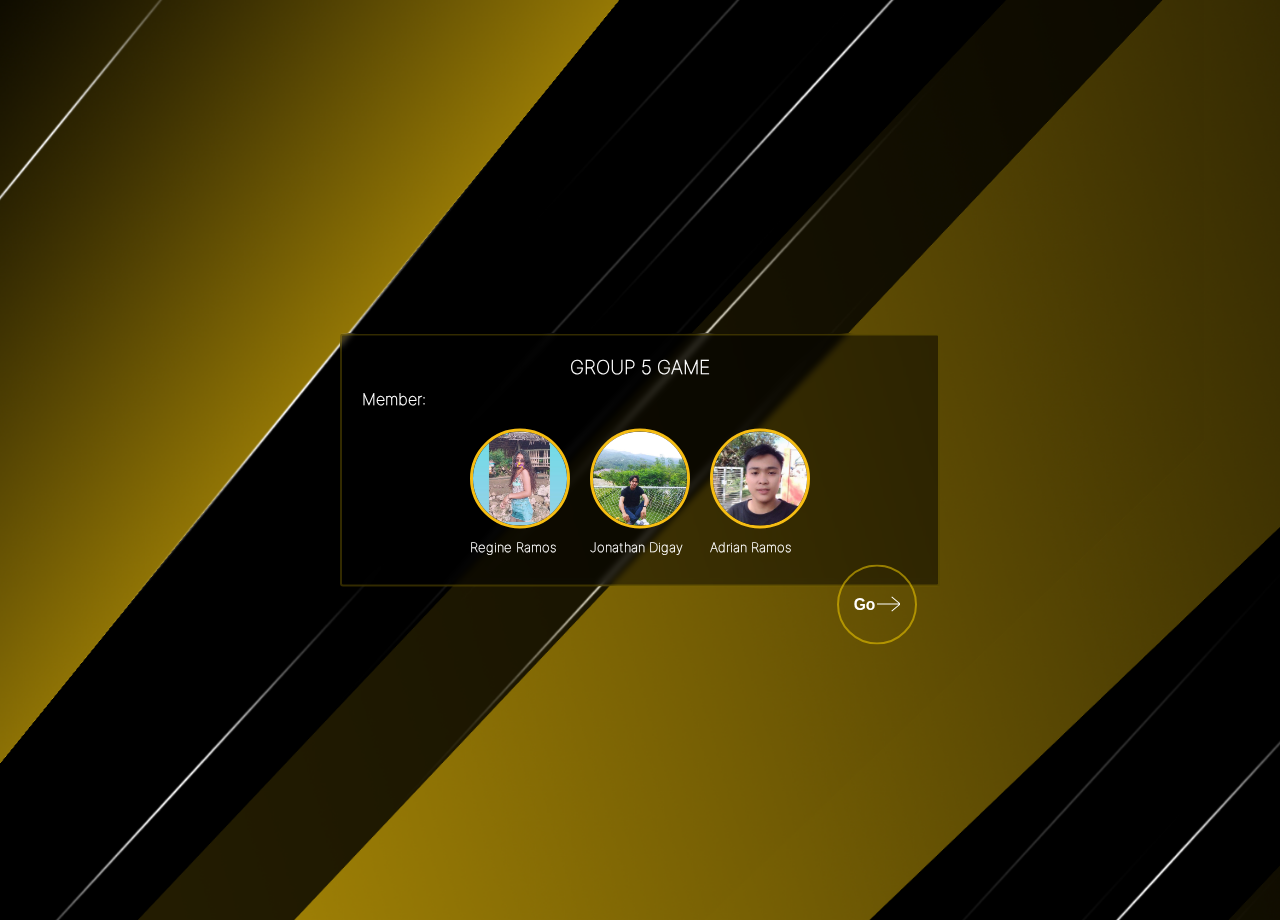
<file: index.html>
<!DOCTYPE html>
<html lang="en">
  <head>
    <meta charset="UTF-8" />
    <meta http-equiv="X-UA-Compatible" content="IE=edge" />
    <meta name="viewport" content="width=device-width, initial-scale=1.0" />
    <title>Group5</title>
    <link rel="stylesheet" href="./style.css" />
  </head>
  <body>
    <div class="main">
      <div class="container">
        <h3>GROUP 5 GAME</h3>

        <h4>Member:</h4>
        <ul>
          <li>
            <img src="./assets/regine.jpg" alt="" />
            <div>
              <!-- <svg
                width="24"
                height="24"
                xmlns="http://www.w3.org/2000/svg"
                fillRule="evenodd"
                clipRule="evenodd"
                fill="#fff"
              >
                <path
                  d="M21.883 12l-7.527 6.235.644.765 9-7.521-9-7.479-.645.764 7.529 6.236h-21.884v1h21.883z"
                />
              </svg> -->
              <h5>Regine Ramos</h5>
            </div>
          </li>

          <li>
            <img src="./assets/digay.jpg" alt="" />
            <div>
              <h5>Jonathan Digay</h5>
            </div>
          </li>

          <li>
            <img src="./assets/adrian.jpg" alt="" />
            <div>
              <h5>Adrian Ramos</h5>
            </div>
          </li>
        </ul>

        <a href="./game/index.html">
          <button>
            <div>
              <h3>Go</h3>

              <svg
                width="24"
                height="24"
                xmlns="http://www.w3.org/2000/svg"
                fillRule="evenodd"
                clipRule="evenodd"
                fill="#fff"
              >
                <path
                  d="M21.883 12l-7.527 6.235.644.765 9-7.521-9-7.479-.645.764 7.529 6.236h-21.884v1h21.883z"
                />
              </svg>
            </div>
          </button>
        </a>
      </div>
    </div>
  </body>
</html>
</file>
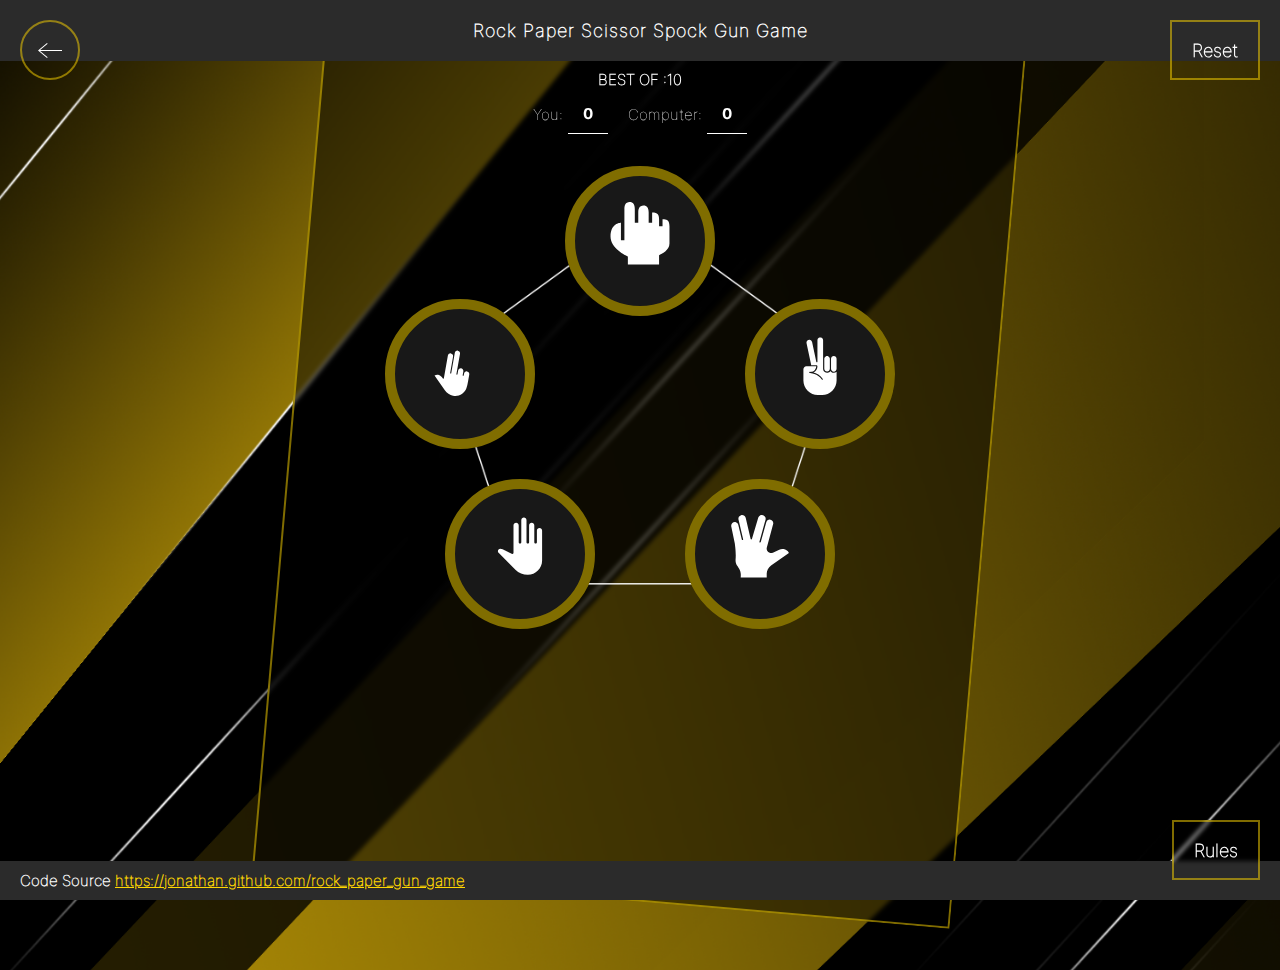
<file: game/index.html>
<!DOCTYPE html>
<html lang="en">
  <head>
    <meta charset="UTF-8" />
    <meta http-equiv="X-UA-Compatible" content="IE=edge" />
    <meta name="viewport" content="width=device-width, initial-scale=1.0" />
    <title>digay_adrian_regine</title>
    <link rel="stylesheet" href="./style.css" />
  </head>

  <body>
    <div class="backdrop"></div>
    <a href="../index.html">
      <div class="back">
        <svg
          width="24"
          height="24"
          xmlns="http://www.w3.org/2000/svg"
          fillRule="evenodd"
          clipRule="evenodd"
          fill="#fff"
        >
          <path
            d="M21.883 12l-7.527 6.235.644.765 9-7.521-9-7.479-.645.764 7.529 6.236h-21.884v1h21.883z"
          />
        </svg>
      </div>
    </a>
    <div class="reset">
      <h3>Reset</h3>
    </div>
    <div class="rules">
      <img src="../assets/rules.png" alt="" />
    </div>
    <div class="rules_btn">
      <h3>Rules</h3>
    </div>

    <div>
      <div>
        <div class="title">
          <h3>Rock Paper Scissor Spock Gun Game</h3>
        </div>
        <div class="main_game_board">
          <div class="game_progress">
            <div class="best_of">
              <h4>BEST OF :</h4>
              <h4 class="best_of_num">10</h4>
            </div>
            <div class="scoreboard">
              <div class="your">
                <p>You:</p>
                <div id="your_score">0</div>
              </div>
              <div class="computer">
                <p>Computer:</p>
                <div id="computer_score">0</div>
              </div>
            </div>
          </div>

          <div class="table_parent">
            <section class="table">
              <div class="polygon">
                <img
                  src="./assets/polygon.png"
                  alt="polygon"
                  width="100%"
                  height="100%"
                />
              </div>

              <!-- rock -->
              <div class="rock option" name="rock">
                <img
                  src="./assets/rock.svg"
                  alt="rock"
                  width="100%"
                  height="100%"
                />
              </div>
              <!-- paper -->
              <div class="scissor option" name="scissor">
                <img
                  src="./assets/scissor.svg"
                  alt="rock"
                  width="100%"
                  height="100%"
                />
              </div>
              <!-- scissor -->
              <div class="paper option" name="paper">
                <img
                  src="./assets/paper.svg"
                  alt="rock"
                  width="100%"
                  height="100%"
                />
              </div>
              <!-- spock -->

              <!-- lizard -->
              <div class="gun option" name="gun">
                <img
                  src="./assets/gun.svg"
                  alt="rock"
                  width="100%"
                  height="100%"
                />
              </div>
              <!-- Gun -->
              <div class="spock option" name="spock">
                <img
                  src="./assets/spock.svg"
                  alt="rock"
                  width="100%"
                  height="100%"
                />
              </div>
            </section>
            <section class="results" style="color: black">
              <div class="result">
                <div class="player_result">
                  <div class="picked player_choice_container">
                    <img
                      src="./assets/rock.svg"
                      alt="polygon"
                      width="100%"
                      height="100%"
                      class="player_choice"
                    />
                  </div>
                  <br />
                  <h3>You</h3>
                </div>
                <div class="action">
                  <div class="text_result">YOU WIN!!</div>
                </div>
                <div class="computer_result">
                  <div class="picked computer_choice_container">
                    <img
                      src="./assets/rock.svg"
                      alt="polygon"
                      width="100%"
                      height="100%"
                      class="computer_choice"
                    />
                  </div>
                  <br />
                  <h3>Computer</h3>
                </div>
              </div>
            </section>
          </div>
        </div>

        <div class="game_over">
          <div class="game_over_wrapper">
            <div class="game_over_content">
              <div>
                <h1 class="game_over_result_text">YOU WIN THIS GAME</h1>
              </div>
            </div>
            <div class="game_over_bg">
              <img
                src="./assets/gameoverwin.png"
                alt=""
                class="game_over_result_bg"
                width="100%"
                height="auto"
              />
            </div>

            <button class="play_again_btn">Play Again</button>
          </div>
        </div>
      </div>
    </div>
    <div class="footer">
      <span style="font-weight: bold">Code Source</span>
      <a href="https://jonathan.github.com/rock_paper_gun_game"
        >https://jonathan.github.com/rock_paper_gun_game
      </a>
    </div>
    <script src="./index.js"></script>
  </body>
</html>
</file>
<file: style.css>
* {
  padding: 0;
  margin: 0;
  box-sizing: border-box;
}
@font-face {
  font-family: firstFont;
  src: url("../Inter/Inter-Bold.ttf");
}
@font-face {
  font-family: secondFont;
  src: url("../Inter/Inter-Thin.ttf");
}
ul {
  list-style: none;
}
body {
  background: black;
  background-image: url("./assets/bglong.png");
  background-repeat: no-repeat;
  background-size: cover;
  padding: 10px;
  color: white;
  font-family: secondFont;
  overflow: hidden;
}
.main {
  height: 100vh;
}

.container {
  max-width: 600px;
  position: relative;
  top: 50%;
  transform: translateY(-50%);
  margin: auto auto;
  border: 2px solid rgba(255, 215, 0, 0.2);
  padding: 20px;
  border-radius: 3px;
  background: rgb(0, 0, 0, 0.5);
  backdrop-filter: blur(3px);
  animation: show ease-in 500ms 1;
}
.container h3,
label {
  text-align: center;
}

button {
  padding: 10px 15px;
  border: 2px solid rgba(255, 215, 0, 0.5);
  border-radius: 100px;
  width: 80px;
  height: 80px;
  background: none;
  margin-right: auto;
  position: relative;
  left: 83%;

  cursor: pointer;

  outline: none;
  border-radius: 100%;
  font-weight: bold;
  color: white;
  position: absolute;
}
button > div {
  display: flex;
  justify-content: center;
  align-items: center;
}
button:hover {
  /* background: rgb(246, 189, 19); */
  transition: all ease-in 200ms;
}
button svg {
  margin-left: 2px;
}
button:hover > div {
  transform: translateX(20px);
  transition: transform ease-in 300ms;
  filter: brightness(30px);
}
h4 {
  margin: 10px 0;
}
ul {
  display: flex;
  align-items: center;
  justify-content: center;
}

ul li {
  display: grid;
  align-items: center;
  justify-content: center;
  margin: 10px;
}

ul li img {
  width: 100px;
  height: 100px;
  border-radius: 100px;
  border: 3px solid rgb(246, 189, 19);
  margin-bottom: 10px;
  object-fit: cover;
  object-position: center;
}

@keyframes show {
  0% {
    transform: scale(0) translateY(-50%);
  }
  100% {
    transform: scale(100%) translateY(-50%);
  }
}
</file>
<file: game/style.css>
* {
  margin: 0;
  padding: 0;
  box-sizing: border-box;
}
@font-face {
  font-family: firstFont;
  src: url("../Inter/Inter-Bold.ttf");
}
@font-face {
  font-family: secondFont;
  src: url("../Inter/Inter-Thin.ttf");
}

body {
  /* height: 100vh; */

  background-image: url("../assets/bglong.png");
  background-repeat: no-repeat;
  background-size: cover;
  color: white;
  font-family: secondFont, sans-serif;
  font-size: 15px;
  /* backdrop-filter: blur(3px); */
  width: 100vw;
  height: 100vh;
  overflow: hidden;
  /* position: relative; */
}

.backdrop {
  position: fixed;
  z-index: -1;
  top: 0;
  left: 50%;
  width: 700px;
  bottom: 0;
  transform: translateX(-50%) rotate(5deg);
  background: rgba(0, 0, 0, 0.5);
  backdrop-filter: blur(2px);
  border: 2px solid rgba(255, 215, 0, 0.5);
}
.back {
  position: fixed;
  z-index: 100;
  left: 20px;
  top: 20px;
  width: 60px;
  height: 60px;
  border: 2px solid rgba(255, 215, 0, 0.5);
  border-radius: 100px;
  display: flex;
  justify-content: center;
  align-items: center;
  cursor: pointer;
}
.back {
  transform: rotate(180deg);
}
.back:hover svg {
  transform: translateX(20px);
  transition: transform ease-in 300ms;
}
.reset {
  position: fixed;
  z-index: 100;
  right: 20px;
  top: 20px;
  width: auto;
  padding: 0 20px;
  height: 60px;
  border: 2px solid rgba(255, 215, 0, 0.5);

  display: flex;
  justify-content: center;
  align-items: center;
  cursor: pointer;
}
.reset:hover {
  background: rgba(255, 215, 0, 0.7);
}
.rules {
  position: fixed;
  z-index: 200;
  top: 0;
  left: 0;
  right: 0;
  bottom: 0;
  background: rgb(0, 0, 0, 0.6);
  justify-content: center;
  align-items: center;
  display: none;
  transform: scale(0);
}
.rules_show {
  display: flex;
  transform: scale(1);
  transition: all ease-in 300ms;
}
.rules_btn {
  position: fixed;
  z-index: 100;
  right: 20px;
  bottom: 20px;
  width: auto;
  padding: 0 20px;
  height: 60px;
  border: 2px solid rgba(255, 215, 0, 0.5);
  background: rgba(255, 215, 0, 0);
  backdrop-filter: blur(2px);
  display: flex;
  justify-content: center;
  align-items: center;
  cursor: pointer;
}
.rules_btn:hover {
  background: rgba(255, 215, 0, 0.7);
}
.rules img {
  max-width: 500px;
  margin-bottom: 100px;
  border-radius: 20px;
  box-shadow: 0 0 10px 0 gold;
}
a {
  color: gold;
  font-weight: 600;
}

.title {
  color: white;
  text-align: center;
  font-weight: bold;
  letter-spacing: 1px;
  padding: 20px 20px;
  /* margin-top: 10px; */
  background: rgb(43, 43, 43);
  position: fixed;
  z-index: 10;
  top: 0;
  left: 0;
  right: 0;
}
.footer {
  position: fixed;
  z-index: 10;
  bottom: 0;
  left: 0;
  right: 0;
  padding: 10px 0;
  background: rgb(43, 43, 43);
  padding: 10px 20px;
}
.game_progress {
  margin-top: 70px;
}
.game_progress .best_of {
  display: flex;
  align-items: center;
  justify-content: center;
  margin-top: 10px;
}

.game_progress #your_score,
.game_progress #computer_score {
  width: 40px;
  height: 40px;
  margin-left: 5px;
  /* border-radius: 50px; */
  display: flex;
  align-items: center;
  justify-content: center;
  font-family: firstFont, sans-serif;
  border-bottom: 1px solid white;
}
.game_progress .your,
.game_progress .computer {
  display: flex;
  align-items: center;
  justify-content: center;
  margin: 5px 10px;
}

.option {
  width: 100px;
  height: 100px;
  /* pointer-events: none; */
}

.scoreboard {
  display: flex;
  justify-content: center;
}

.table .option {
  position: absolute;
  width: 150px;
  height: 150px;
  background: rgb(24, 24, 24);
  border: 10px solid rgb(128, 109, 0);
  border-radius: 100%;
  display: flex;
  justify-content: center;
  align-items: center;
  cursor: pointer;
}
.table .option img {
  width: 60%;
  height: 60%;
}
.table .option:hover {
  background: rgb(171, 146, 2);
}
.table .option:hover img {
  transform: rotate(360deg);
  transition: all ease-in 300ms;
}
.table_parent {
  position: relative;
  width: 400px;
  height: 400px;
  margin: auto;
  display: flex;
  justify-content: center;
}
.table_parent .table {
  width: 400px;
  height: 400px;
  position: relative;
  transition: all ease-in 300ms;
  margin: 60px auto;
  animation: show ease-in 500ms 1;
}

.table_off {
  transform: rotate(180deg) scale(0);
  transition: all ease-in 300ms;
}

.table .play_start {
  position: absolute;
  top: 50%;
  left: 50%;
  transform: translate(-50%, -50%);
  padding: 10px 15px;
  cursor: pointer;
  /* display: none; */
}

.table .polygon {
  width: 100%;
  height: 100%;
  pointer-events: none;
}

.table .action {
  position: absolute;
  /* top: 50%;
  left: 50%;
  transform: translate(-50%, 50%);  */
  height: 100%;
  width: 100%;
  display: flex;
  align-items: center;
  justify-content: center;
  flex-direction: column;
  /* pointer-events: none; */
}

.table .rock {
  top: 3%;
  left: 50%;
  transform: translate(-50%, -30%);
}
.table .scissor {
  top: 25%;
  right: 5%;
  transform: translateX(50%);
}
.table .scissor img {
  /* transform: rotate(-80deg); */
}
.table .gun {
  top: 25%;
  left: 5%;
  transform: translateX(-50%);
}
.table .gun img {
  transform: rotate(-80deg);
}
.table .spock {
  bottom: 0;
  right: 20%;
  transform: translate(50%, 20%);
}
.table .paper {
  bottom: 0;
  left: 20%;
  transform: translate(-50%, 20%);
}
.table > div {
  position: relative;
}

.results {
  position: absolute;

  width: 100%;
  height: 100%;
  top: 0;
  bottom: 0;
  left: 0;
  right: 0;
  transition: all ease-in 300ms;
  margin: 60px auto;
  /* overflow-x: hidden; */
  display: none;
}
.results_on {
  display: flex;
  align-items: center;
  transform: scale(1);
  transition: all ease-in 1s;
}
.results .result {
  display: flex;
  color: white;
  margin: auto;
}
.results .result .picked {
  width: 100px;
  height: 100px;
  background: black;
    border: 10px solid rgb(128, 109, 0);
  border-radius: 100%;
  display: flex;
  justify-content: center;
  align-items: center;
  cursor: pointer;
}
.results .result .picked img {
  width: 60%;
}

.results .result .action {
  flex: 1;
  margin: 0 50px;
  width: auto;
  transform: scale(0);
  transition: all ease-in 200ms;
}
.results .result .show_action_result {
  transform: scale(1);
}
.results .result .action button {
  z-index: 10;
  cursor: pointer;
  padding: 10px 20px;
  background: rgb(212, 179, 15);
  border: none;
  color: white;
  margin: auto;
  cursor: pointer;
}
.results .result .text_result {
  padding: 20px 0;
}

.results .result .action button:hover {
  filter: brightness(1.1);
}
.results .result div {
  display: flex;
  align-items: center;
  justify-content: center;
  flex-direction: column;
}
.results .result .player_result_animation {
  animation: player_result alternate 1s 1;
}
.results .result .computer_result_animation {
  animation: computer_result backwards 1s 1;
}
.game_over {
  position: fixed;
  z-index: 5;
  top: 0;
  left: 0;
  right: 0;
  bottom: 0;
  width: 100%;
  margin: auto;
  display: flex;
  align-items: center;
  justify-content: center;
  display: none;
}

.game_over .game_over_wrapper {
  max-width: 1000px;
  position: relative;
}

.game_over .game_over_content {
  position: absolute;
  top: 50%;
  right: 0;
  left: 0;
  transform: translate(0, -50%);
  margin: auto;
  display: flex;
  justify-content: center;
  align-items: center;
}
.game_over .play_again_btn {
  position: relative;
  left: 50%;
  margin: auto;
  transform: translateX(-50%);
  padding: 10px 20px;
  cursor: pointer;
  border: none;
  font-weight: bold;
  padding: 10px 15px;
  border: 2px solid rgba(255, 215, 0, 0.5);
  border-radius: 100px;
  width: 80px;
  height: 80px;
  background: none;
  margin-right: auto;
  position: relative;
  color: white;
  left: 83%;

  cursor: pointer;
}
.game_over .play_again_btn:hover {
  background: gold;
  color: rgb(0, 0, 0);
  transition: all ease-in 300ms;
}

@keyframes scale {
  0% {
    transform: scale(0) translateX(-50%);
  }
  50% {
    transform: scale(1.2) translateX(-50%);
  }
  100% {
    transform: scale(1) translateX(-50%);
  }
}

@media screen and (max-width: 600px) {
  .table_parent {
    width: 100vw;
    height: 350px;
  }
  .table_parent .table {
    width: 350px;
    height: 350px;
  }
  .table .option {
    width: 120px;
    height: 120px;
  }
  .results .result .picked {
    width: 80px;
    height: 80px;
  }
  .table .option:hover {
    background: rgb(24, 24, 24);
  }
  .table .option:active {
    background: rgb(171, 146, 2);
    transform: rotate(360deg);
    transition: transform ease-in 300ms;
  }
}
@media screen and (max-width: 556px) {
  body {
    font-size: 11px;
  }
}
@media screen and (max-width: 556px) {
  .table_parent {
    width: 100vw;
    height: 250px;
  }
  .table_parent .table {
    width: 250px;
    height: 250px;
  }
  .table .option {
    width: 95px;
    height: 95px;
  }
}
@keyframes player_result {
  0% {
    transform: translatex(-100vw);
    animation-timing-function: cubic-bezier(0.8, 0.2, 1, 1);
  }
  50% {
    transform: translatex(50%);
    animation-timing-function: cubic-bezier(0.8, 0.2, 1, 1);
  }
  100% {
    transform: translatex(0);
    animation-timing-function: cubic-bezier(0.8, 0.2, 1, 1);
  }
}
@keyframes computer_result {
  0% {
    transform: translatex(100vw);
    animation-timing-function: cubic-bezier(0.8, 0.2, 1, 1);
  }
  50% {
    transform: translatex(-50%);
    animation-timing-function: cubic-bezier(0.8, 0.2, 1, 1);
  }
  100% {
    transform: translatex(0);
    animation-timing-function: cubic-bezier(0.8, 0.2, 1, 1);
  }
}
@keyframes show {
  0% {
    transform: scale(0);
  }
  100% {
    transform: scale(100%);
  }
}
</file>
